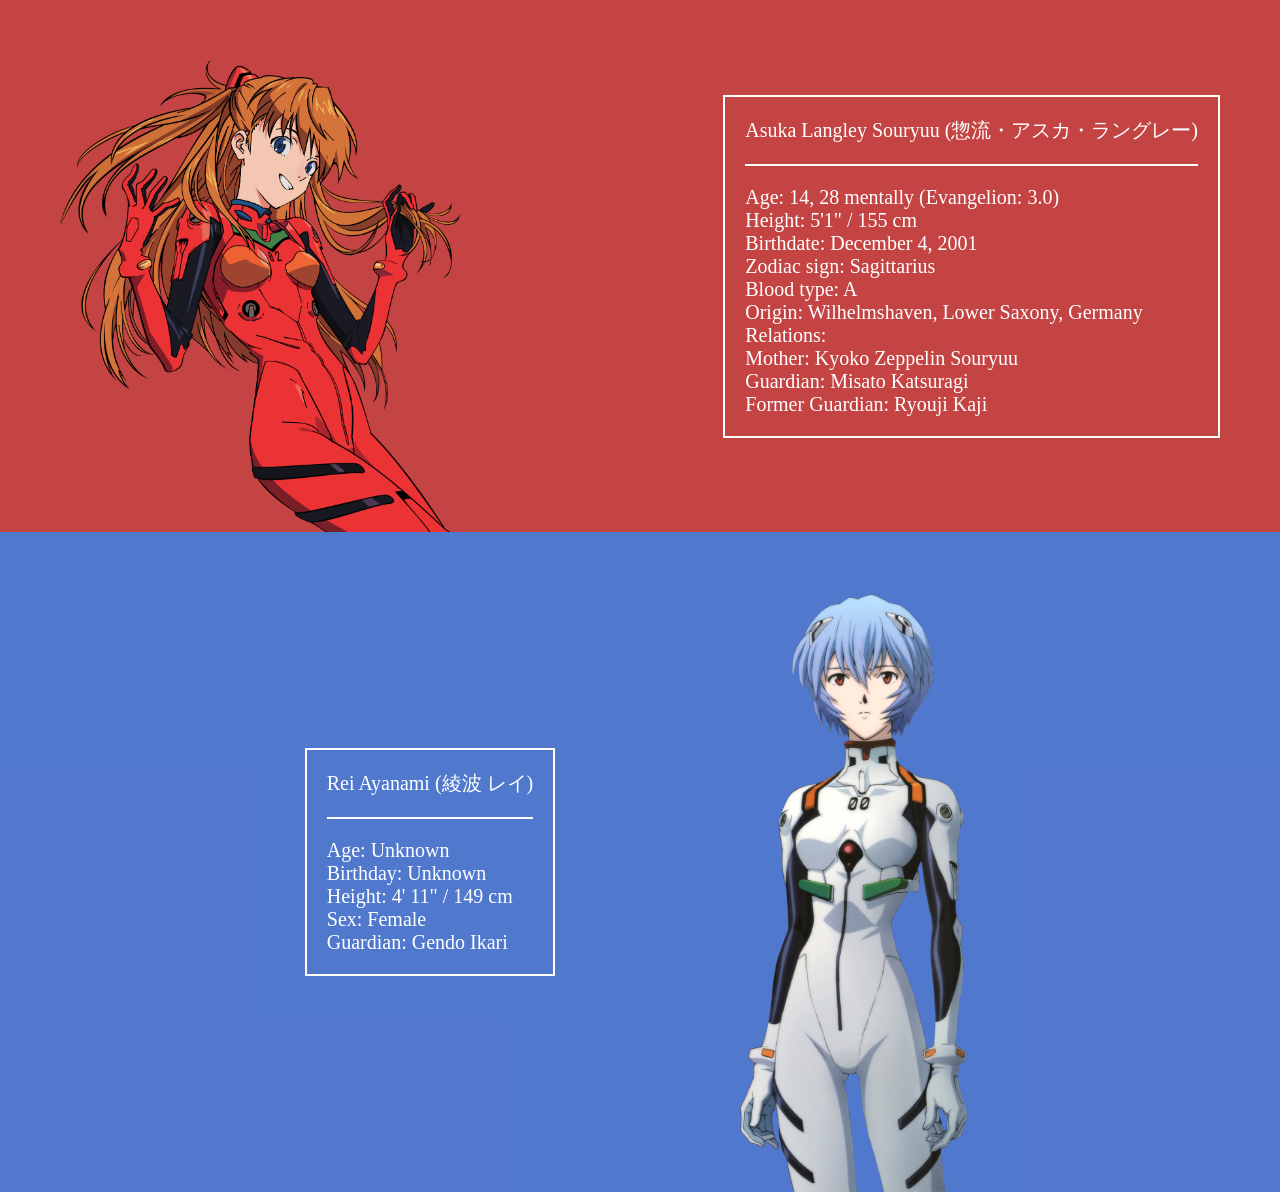
<file: CSS/Lab 1/index.html>
<!DOCTYPE html>
<html lang="en">
    <head>
        <link href="style.css" rel="stylesheet">
        <meta charset="UTF-8">
        <meta http-equiv="X-UA-Compatible" content="IE=edge">
        <meta name="viewport" content="width=device-width, initial-scale=1.0">
        <title>Lab 1</title>
    </head>
    <body>
        <div class="window">
            <div class="asuka">
                <div><img src="asuka.png"></div>
                <div class="description">
                    <div class="text">
                        Asuka Langley Souryuu (惣流・アスカ・ラングレー) <br>
                        <div><hr class="hr-line"></div>
                        Age: 14, 28 mentally (Evangelion: 3.0) <br>
                        Height: 5'1" / 155 cm <br>
                        Birthdate: December 4, 2001 <br>
                        Zodiac sign: Sagittarius <br>
                        Blood type: A <br>
                        Origin: Wilhelmshaven, Lower Saxony, Germany <br>
                        Relations: <br>
                        Mother: Kyoko Zeppelin Souryuu <br>
                        Guardian: Misato Katsuragi <br>
                        Former Guardian: Ryouji Kaji <br>
                    </div> 
                </div>
            </div>
            <div class="ayanami">
                <div class="description">
                    <div class="text">
                        Rei Ayanami (綾波 レイ) <br>
                        <div><hr class="hr-line"></div>
                        Age: Unknown <br>
                        Birthday: Unknown <br>
                        Height: 4' 11" / 149 cm <br>
                        Sex: Female <br>
                        Guardian: Gendo Ikari <br>
                    
                    </div>
                </div>
                <div class="bg"><img src="ayanami.png"></div>
            </div>
        </div>
    </body>
</html>
</file>
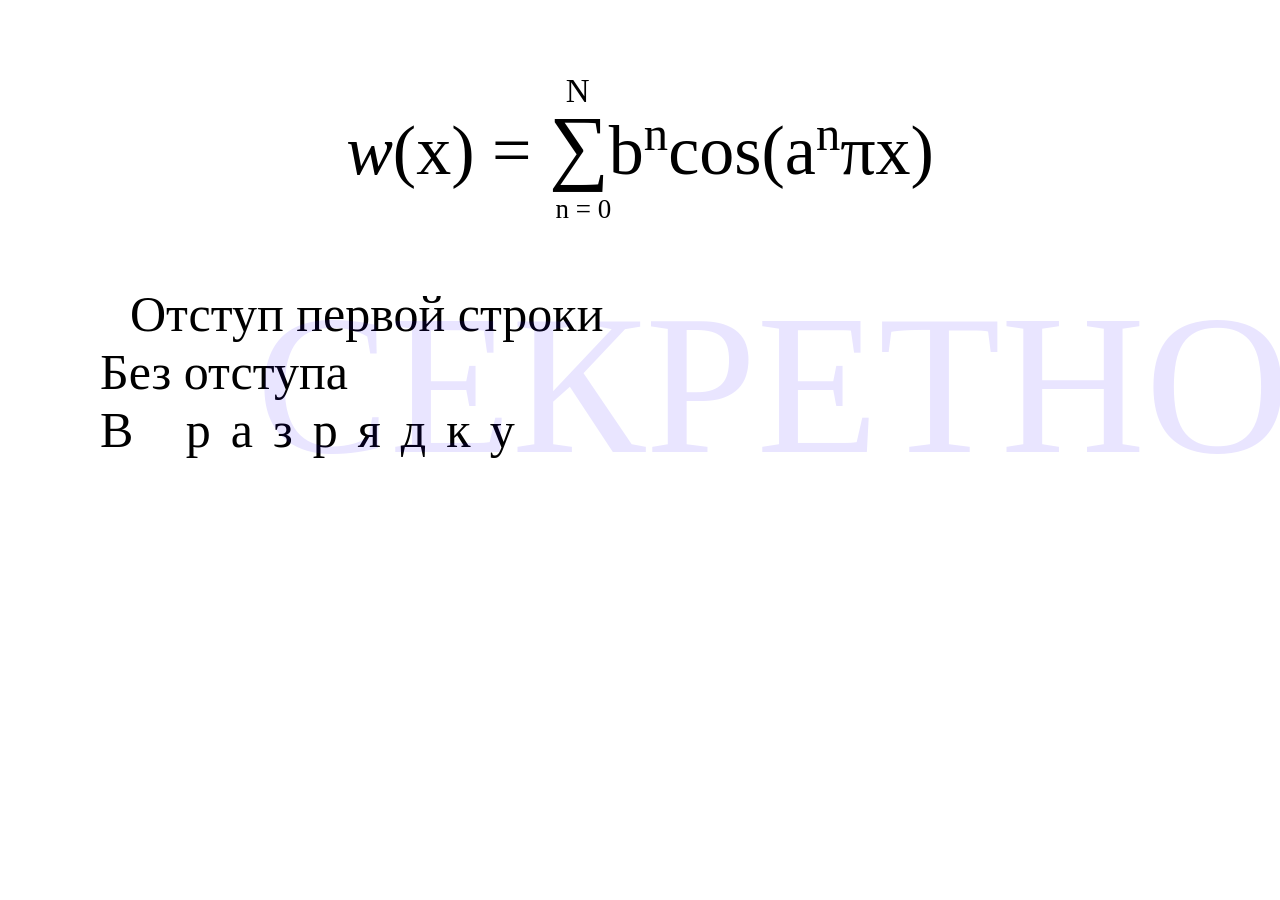
<file: CSS/Lab 3/index.html>
<!DOCTYPE html>
<html lang="en">
<head>
    <link href="style.css" rel="stylesheet">
    <meta charset="UTF-8">
    <meta http-equiv="X-UA-Compatible" content="IE=edge">
    <meta name="viewport" content="width=device-width, initial-scale=1.0">
    <title>Lab 3</title>
</head>
<body>
    <div style="position: relative; top: 73px; left: 44.2%; font-size: 33px; font-family: 'Times New Roman'">N</div>
    <div class="formula">
        <i>w</i>(x) = <big>&sum;</big>b<sup><small>n</small></sup>cos(a<sup><small>n</small></sup>&pi;x)
    </div>
    <div style="position: relative; top: -60px; left: 43.4%; font-size: 27px; font-family: 'Times New Roman'">n = 0</div>
    <div class="text" style="text-indent: 30px;">
    Отступ первой строки<br>
    Без отступа</div>
    <div class="text" style="letter-spacing: 20px;">В разрядку</div>
    <div id="watermark">СЕКРЕТНО</div>
</body>
</html>
</file>
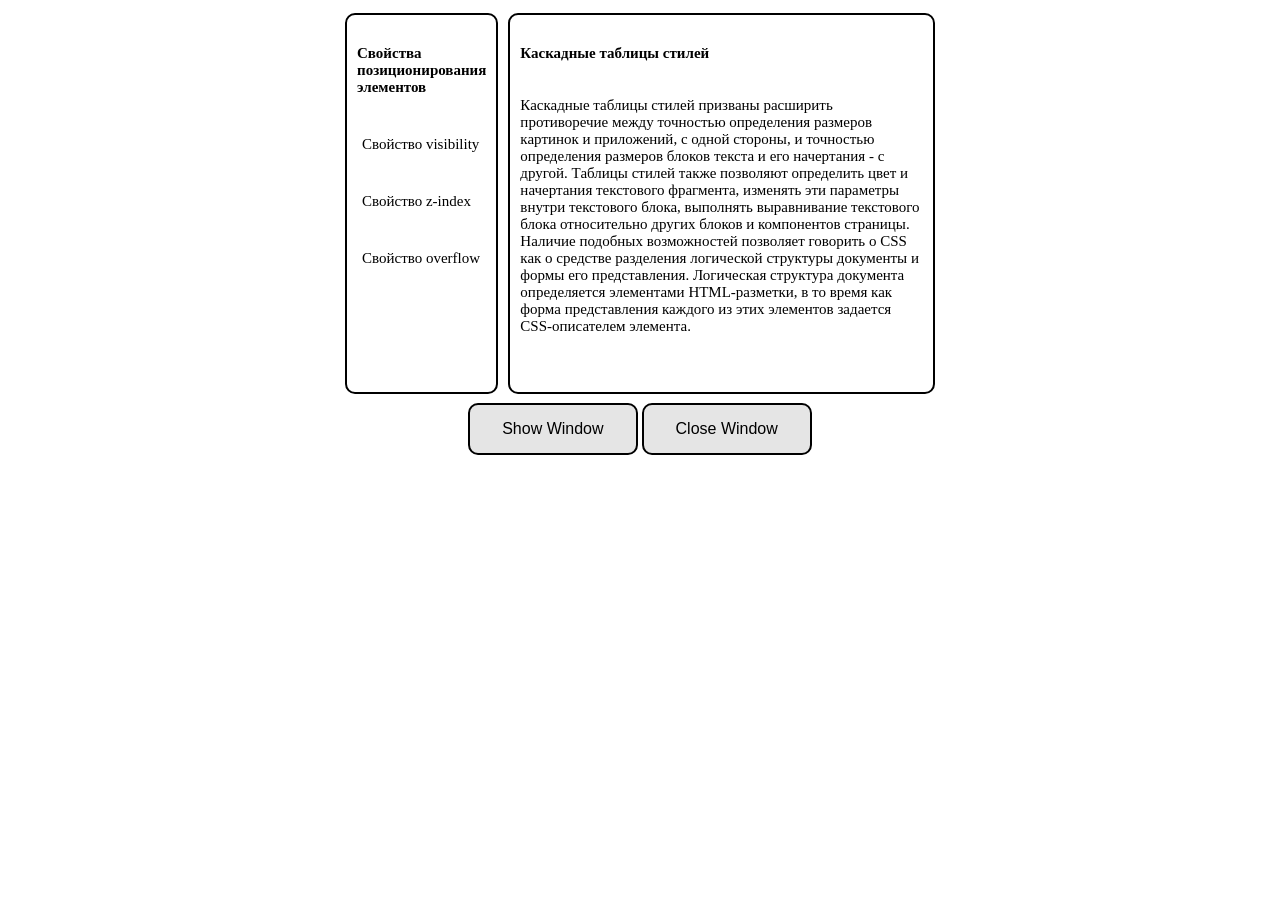
<file: CSS/Task 4/index.html>
<!DOCTYPE html>
<html lang="en">
<head>
    <meta charset="UTF-8">
    <meta http-equiv="X-UA-Compatible" content="IE=edge">
    <meta name="viewport" content="width=device-width, initial-scale=1.0">
    <link rel="stylesheet" href="style.css">
    <title>Task 4</title>
</head>
<body>
    <div class="wrapper" id="wrapper">
        <div class="cols">
            <div class="col left">
                <h4>Свойства позиционирования элементов</h4>
                <div class="text">Свойство visibility</div>
                <div class="text">Свойство z-index</div>
                <div class="text">Свойство overflow</div>
            </div>
            <div class="col right" id="right">
                <div class="row"><h4>Каскадные таблицы стилей</h4></div>
                <div class="row bottom">
                    <p>
                        Каскадные таблицы стилей призваны расширить противоречие между
                        точностью определения размеров картинок и приложений, с одной стороны,
                        и точностью определения размеров блоков текста и его начертания - с
                        другой.
                        Таблицы стилей также позволяют определить цвет и начертания текстового
                        фрагмента, изменять эти параметры внутри текстового блока, выполнять
                        выравнивание текстового блока относительно других блоков и компонентов
                        страницы.
                        Наличие подобных возможностей позволяет говорить о CSS как о средстве
                        разделения логической структуры документы и формы его представления.
                        Логическая структура документа определяется элементами HTML-разметки,
                        в то время как форма представления каждого из этих элементов задается
                        CSS-описателем элемента.
                    </p>
                </div>
            </div>
        </div>
    </div>
    <div class="buttons">
        <button class="button" onclick="manifest()">Show Window</button>
        <button class="button" onclick="hide()">Close Window</button>
    </div>
    <script src="script.js"></script>
</body>
</html>
</file>
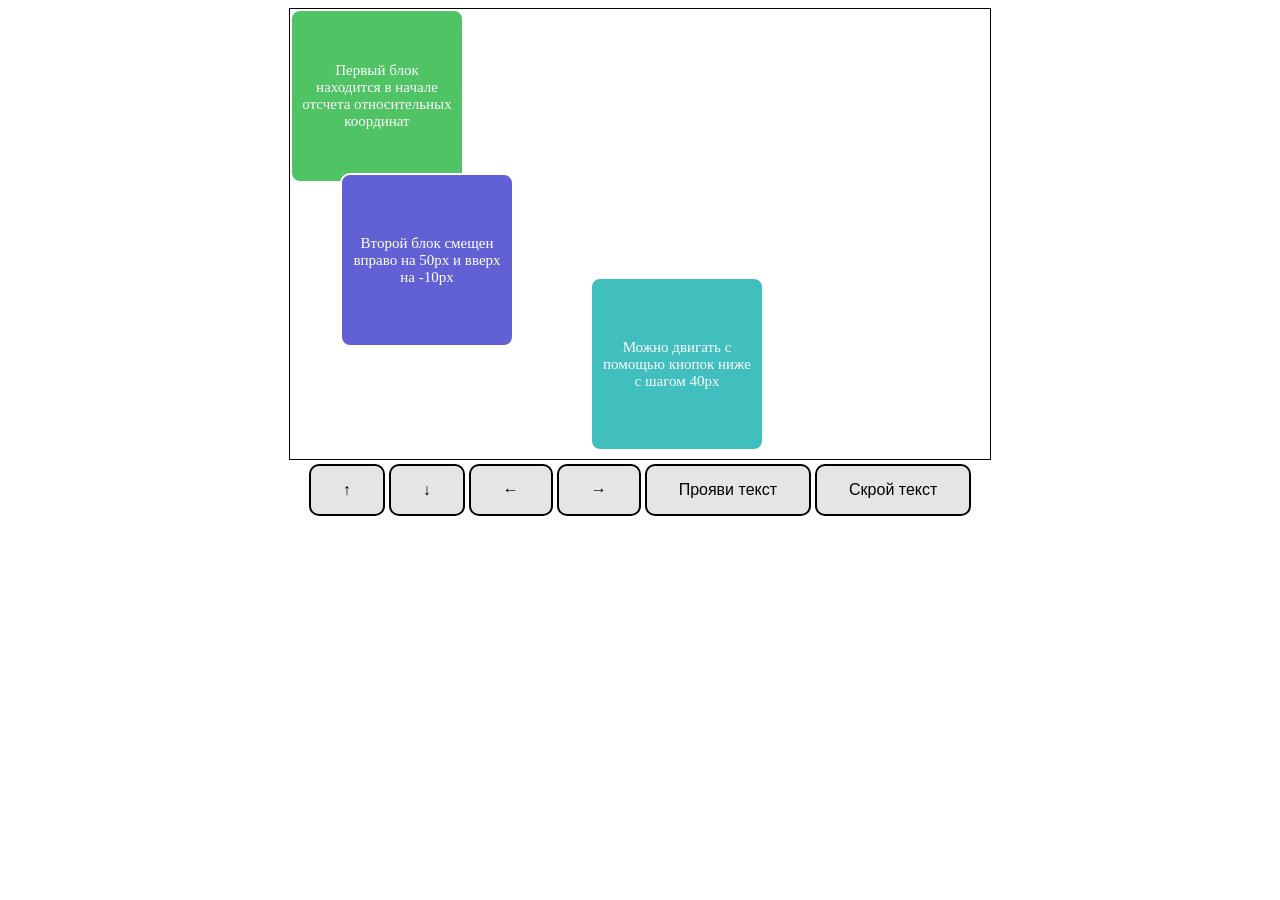
<file: CSS/Task 5/index.html>
<!DOCTYPE html>
<html lang="en">
<head>
    <meta charset="UTF-8">
    <meta http-equiv="X-UA-Compatible" content="IE=edge">
    <meta name="viewport" content="width=device-width, initial-scale=1.0">
    <link rel="stylesheet" href="style.css">
    <title>Task 5</title>
</head>
<body>
    <div class="wrapper">
        <div class="block first">Первый блок находится в начале отсчета относительных координат</div>
        <div class="block second">Второй блок смещен вправо на 50px и вверх на -10px</div>
        <div class="block third" id="block">Можно двигать с помощью кнопок ниже с шагом 40px</div>
    </div>
    <div class="buttons">
        <button class="button" onclick="toTop()">↑</button>
        <button class="button" onclick="toBottom()">↓</button>
        <button class="button" onclick="toLeft()">←</button>
        <button class="button" onclick="toRight()">→</button>
        <button class="button" onclick="showText()">Прояви текст</button>
        <button class="button" onclick="hiddenText()">Скрой текст</button>
    </div>
    <div id="text">ТЕКСТ ТЕКСТ ТЕКСТ ТЕКСТ ТЕКСТ ТЕКСТ</div>
    <script src="script.js"></script>
</body>
</html>
</file>
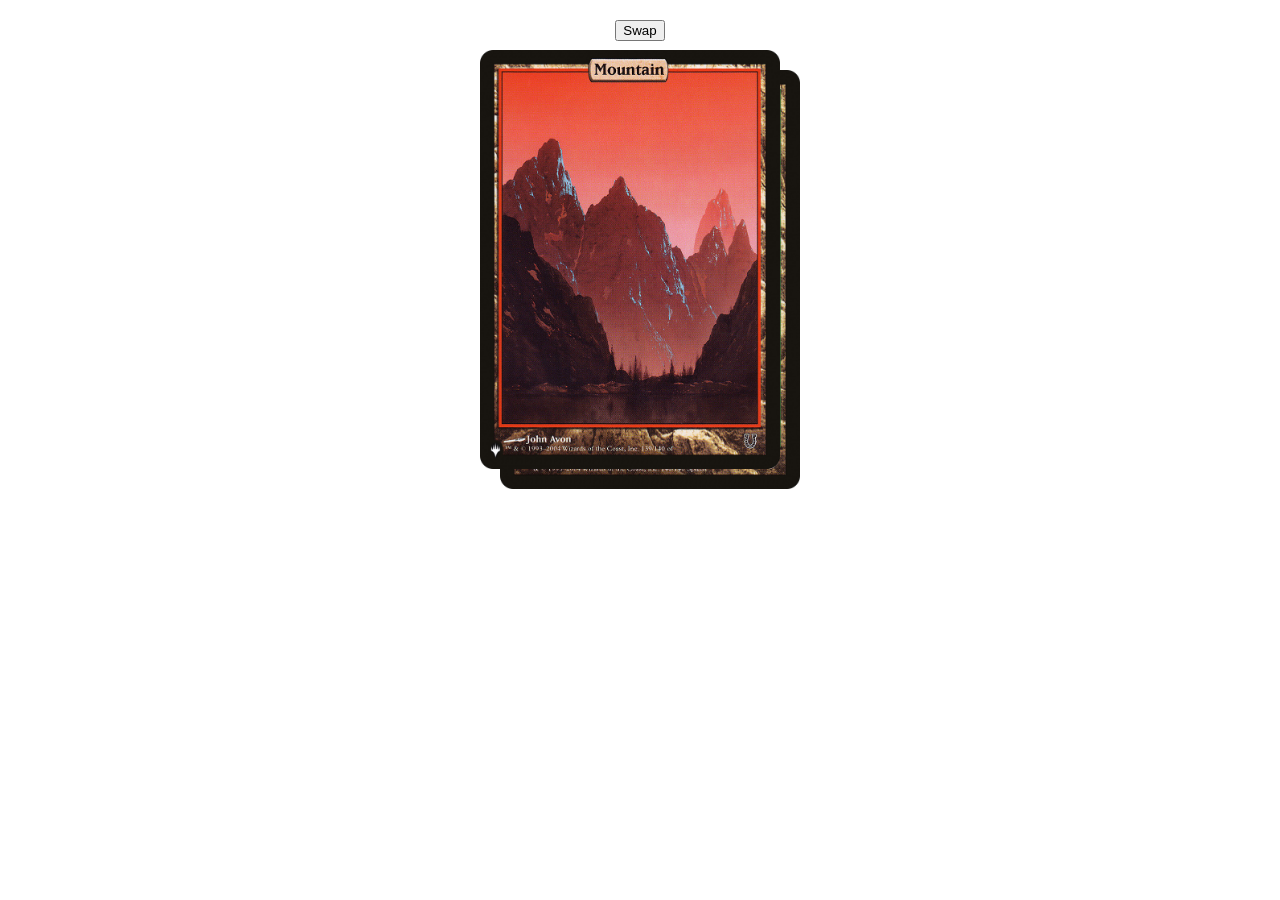
<file: CSS/Task 7/index.html>
<!DOCTYPE html>
<html lang="en">
<head>
    <link href="style.css" rel="stylesheet">
    <meta charset="UTF-8">
    <meta http-equiv="X-UA-Compatible" content="IE=edge">
    <meta name="viewport" content="width=device-width, initial-scale=1.0">
    <title>Task 7</title>
</head>
<body>
    <img src="pictures/mountain.png" width="300px" style="position: absolute; top: 50px; left: 480px; z-index: 1" id="mount">
    <img src="pictures/forest.png" width="300px" style="position: absolute; top: 70px; left: 500px; z-index: -1" id="forest">
    <form name="f">
        <input type="button" value="Swap" onclick="swap()">
    </form>
    <script src="script.js">
    </script>
</body>
</html>
</file>
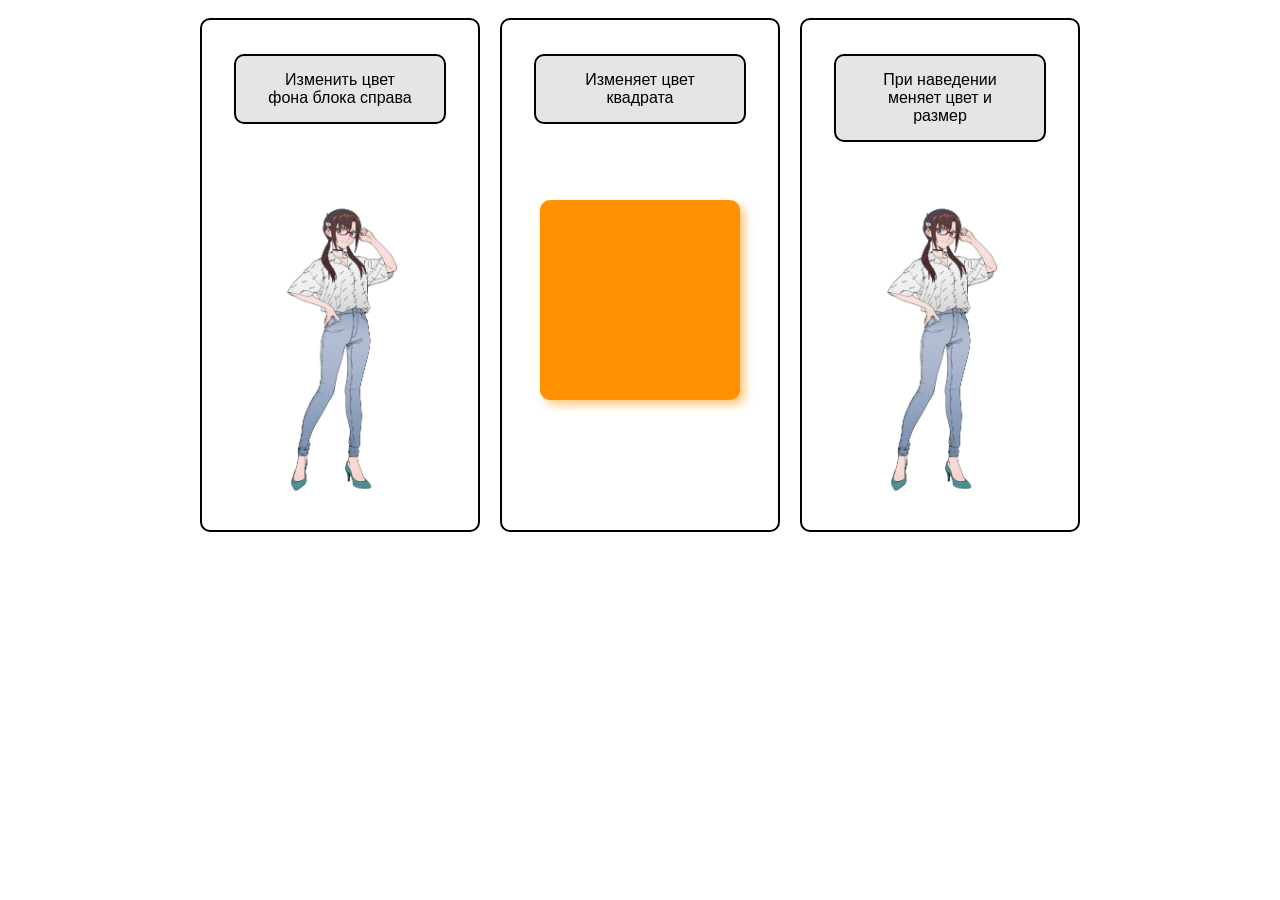
<file: CSS/Task 8/index.html>
<!DOCTYPE html>
<html lang="en">
<head>
    <meta charset="UTF-8">
    <meta http-equiv="X-UA-Compatible" content="IE=edge">
    <meta name="viewport" content="width=device-width, initial-scale=1.0">
    <title>Task 8</title>
    <link rel="stylesheet" href="style.css">
</head>
<body onload="manageBlur()">
    <div class="wrapper">
        <div class="col">
            <button class="button" onclick="changeBG()">Изменить цвет фона блока справа</button>
            <img id='naruto' src="pictures/mari.png">
        </div>
        <div class="col" id="col">
            <button class="button" onclick="next()" id="second">Изменяет цвет квадрата</button>
            <div class="block" id="block"></div>
        </div>
        <div class="col">
            <button class="button mutable" onclick="manageBlur()">При наведении меняет цвет и размер</button>
            <img id='target' src="pictures/mari.png" class="movable">
        </div>  
    </div>
    <script src="script.js"></script>
</body>
</html>
</file>
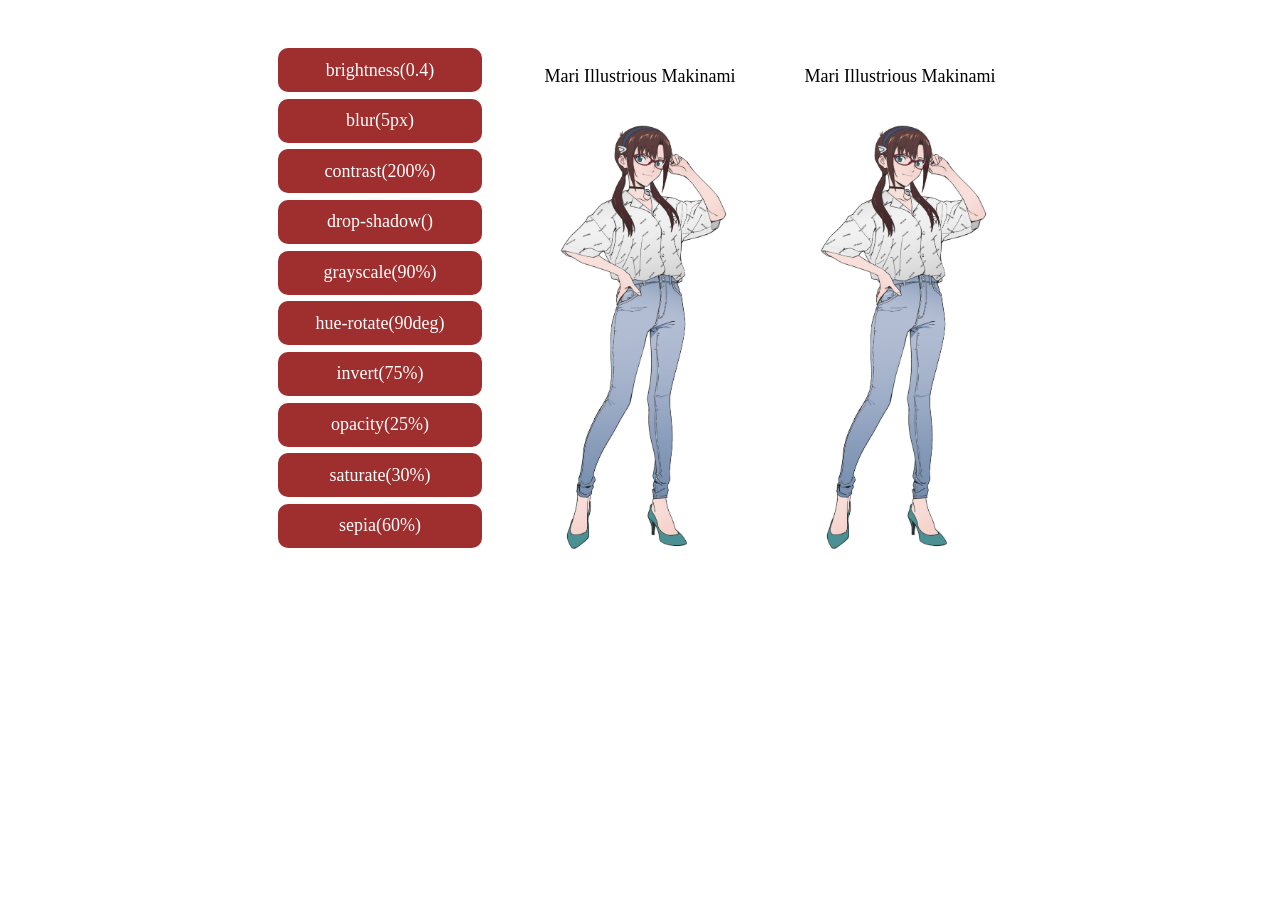
<file: CSS/Task 9/index.html>
<!DOCTYPE html>
<html lang="en">
<head>
    <link href="style.css" rel="stylesheet">
    <meta charset="UTF-8">
    <meta http-equiv="X-UA-Compatible" content="IE=edge">
    <meta name="viewport" content="width=device-width, initial-scale=1.0">
    <title>Task 9</title>
</head>
<body>
    <div class="wrapper">
        <div class="col">
            <div class="button" onclick="choose(0)" id="0">brightness(0.4)</div>
            <div class="button" onclick="choose(1)" id="1">blur(5px)</div>
            <div class="button" onclick="choose(2)" id="2">contrast(200%)</div>
            <div class="button" onclick="choose(3)" id="3">drop-shadow()</div>
            <div class="button" onclick="choose(4)" id="4">grayscale(90%)</div>
            <div class="button" onclick="choose(5)" id="5">hue-rotate(90deg)</div>
            <div class="button" onclick="choose(6)" id="6">invert(75%)</div>
            <div class="button" onclick="choose(7)" id="7">opacity(25%)</div>
            <div class="button" onclick="choose(8)" id="8">saturate(30%)</div>
            <div class="button" onclick="choose(9)" id="9">sepia(60%)</div>
        </div>
        <div class="col"><p>Mari Illustrious Makinami</p><img src="pictures/mari.png"></div>
        <div class="col" id="target"><p>Mari Illustrious Makinami</p><img src="pictures/mari.png"></div>
    </div>
    <script src="script.js">
    </script>
</body>
</html>
</file>
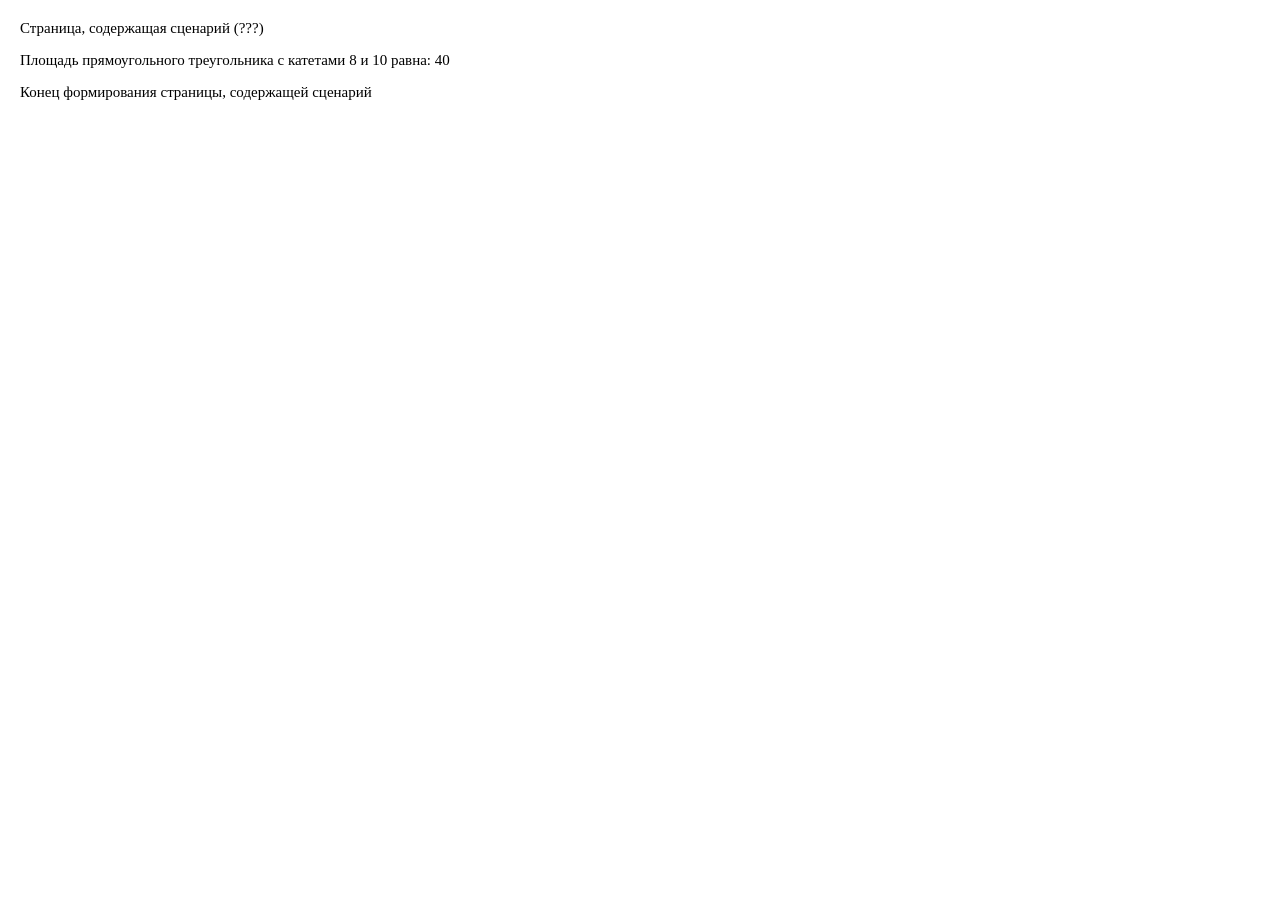
<file: JavaScript/01/1.01/index.html>
<!DOCTYPE html>
<html lang="en">
<head>
    <link href="style.css" rel="stylesheet">
    <meta charset="UTF-8">
    <meta http-equiv="X-UA-Compatible" content="IE=edge">
    <meta name="viewport" content="width=device-width, initial-scale=1.0">
    <title>1.1</title>
</head>
<body>
    <p>Страница, содержащая сценарий (???)</p>
    <script src="script.js"></script>
    <p>Конец формирования страницы, содержащей сценарий</p>
</body>
</html>
</file>
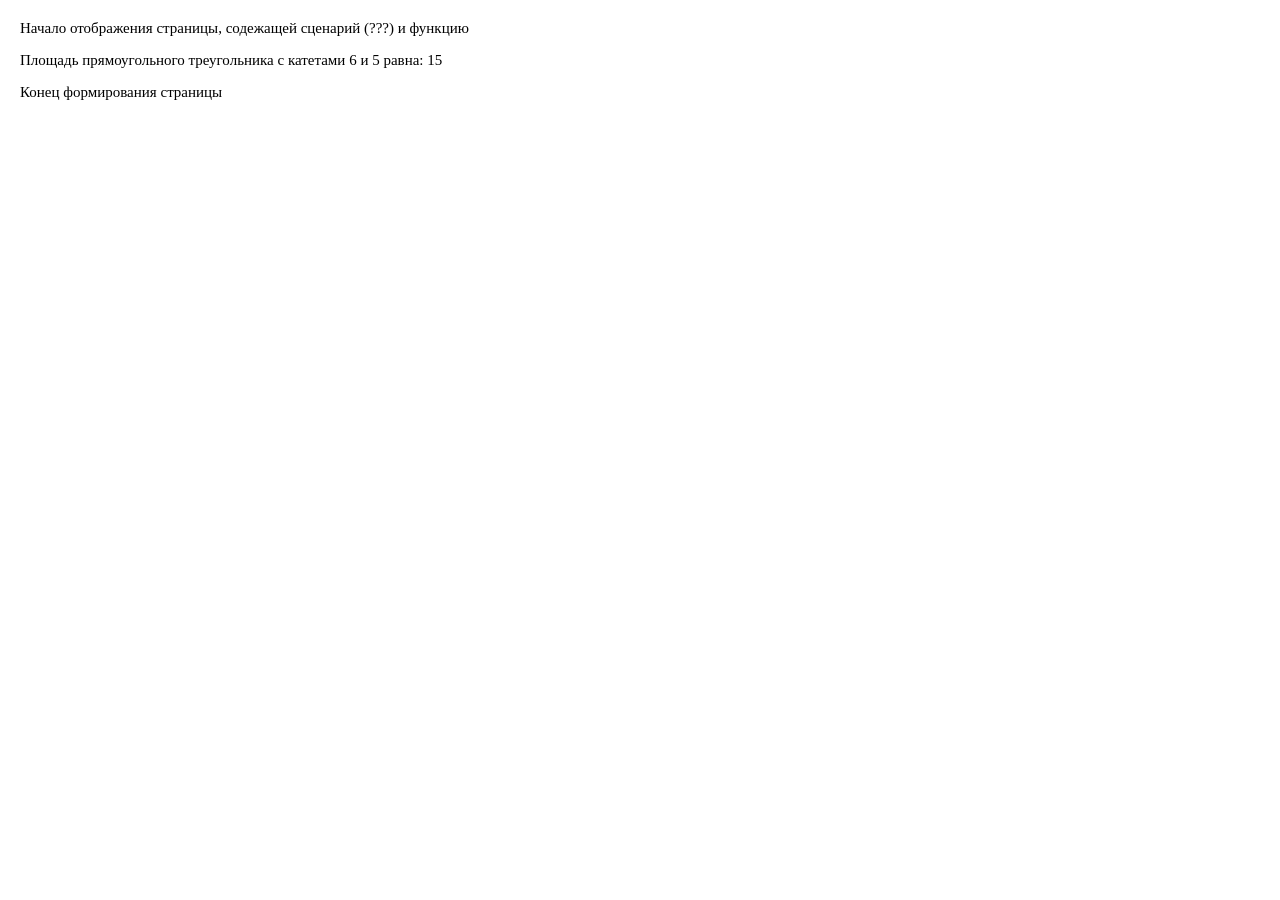
<file: JavaScript/01/1.02/index.html>
<!DOCTYPE html>
<html lang="en">
<head>
    <link href="style.css" rel="stylesheet">
    <meta charset="UTF-8">
    <meta http-equiv="X-UA-Compatible" content="IE=edge">
    <meta name="viewport" content="width=device-width, initial-scale=1.0">
    <title>1.2</title>
    <script>
        function care(a, h) { return a * h / 2; }
    </script>
</head>
<body>
    <p>Начало отображения страницы, содежащей сценарий (???) и функцию</p>
    <script src="script.js"></script>
    <p>Конец формирования страницы</p>
</body>
</html>
</file>
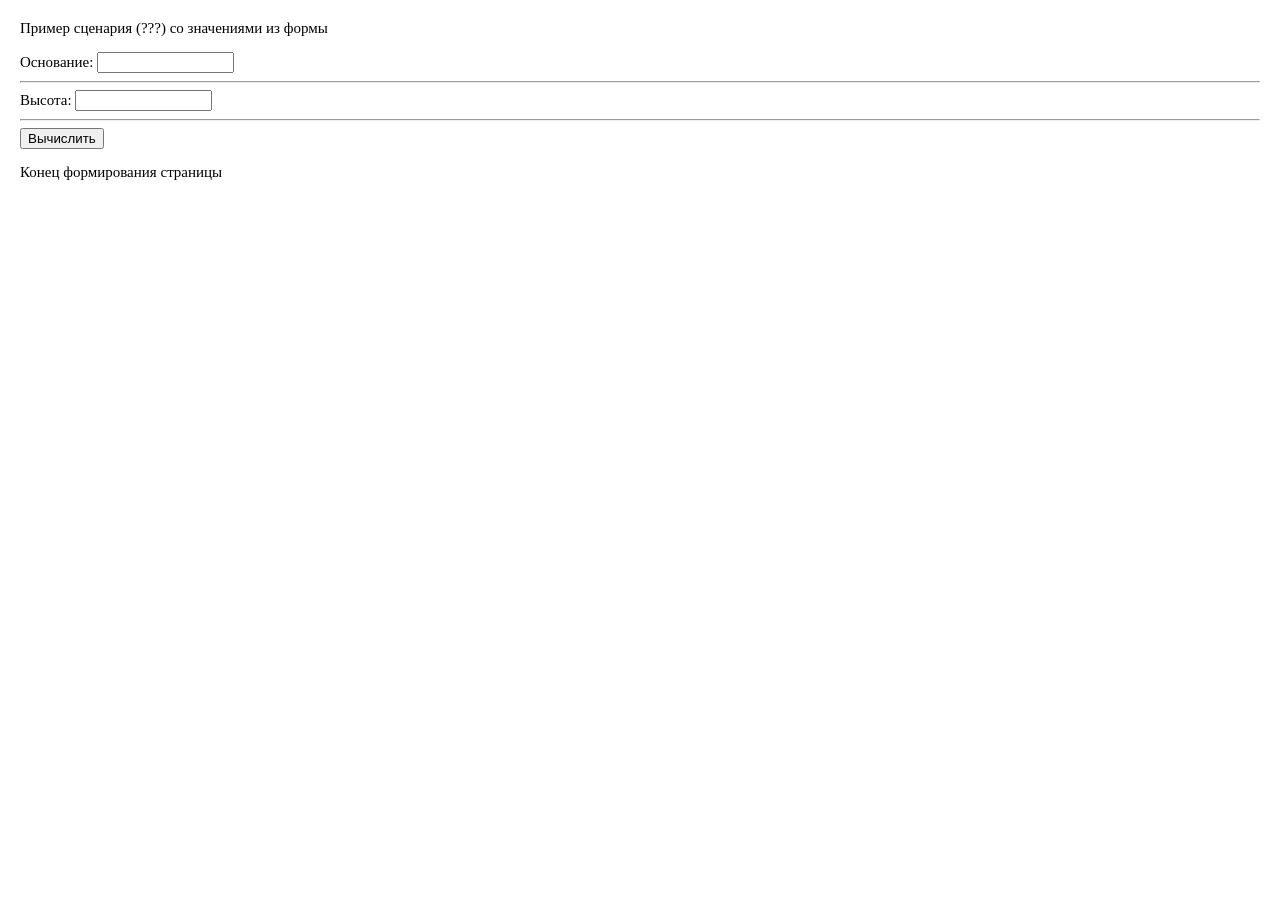
<file: JavaScript/01/1.03/index.html>
<!DOCTYPE html>
<html lang="en">
<head>
    <link href="style.css" rel="stylesheet">
    <meta charset="UTF-8">
    <meta http-equiv="X-UA-Compatible" content="IE=edge">
    <meta name="viewport" content="width=device-width, initial-scale=1.0">
    <title>1.3</title>
</head>
<body>
    <p>Пример сценария (???) со значениями из формы</p>
    <form name="f">
        Основание: <input type="text" size="15" name="input1"><hr>
        Высота: <input type="text" size="15" name="input2"><hr>
        <input type="button" value="Вычислить" onclick="calculateCare()">
    </form>
    <div id="box"></div>
    <p>Конец формирования страницы</p>
    <script src="script.js">
    </script>
</body>
</html>
</file>
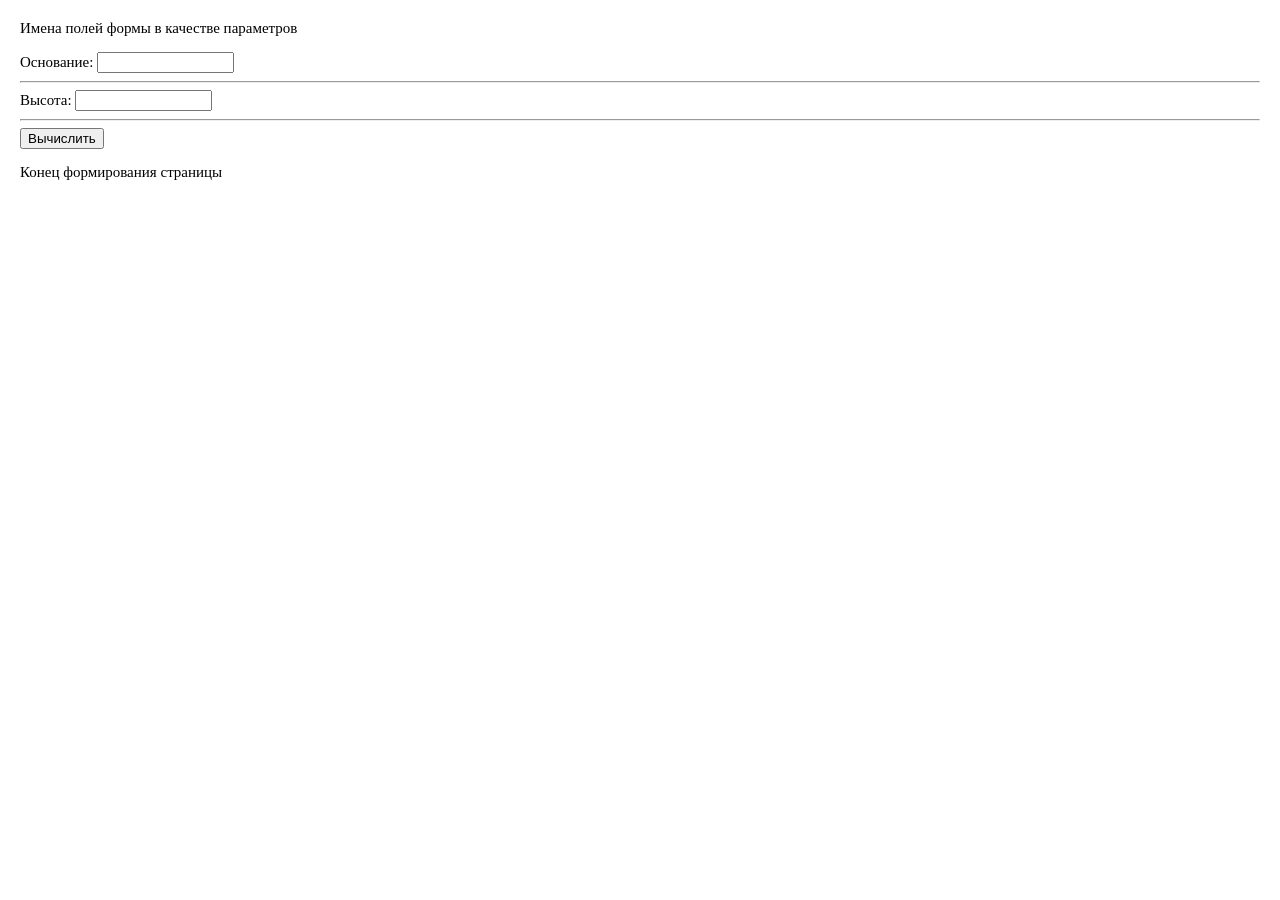
<file: JavaScript/01/1.04/index.html>
<!DOCTYPE html>
<html lang="en">
<head>
    <link href="style.css" rel="stylesheet">
    <meta charset="UTF-8">
    <meta http-equiv="X-UA-Compatible" content="IE=edge">
    <meta name="viewport" content="width=device-width, initial-scale=1.0">
    <title>1.4</title>
</head>
<body>
    <p>Имена полей формы в качестве параметров</p>
    <form name="f">
        Основание: <input type="text" size="15" name="input1"><hr>
        Высота: <input type="text" size="15" name="input2"><hr>
        <input type="button" value="Вычислить" onclick="calculateCare()">
    </form>
    <div id="box"></div>
    <p>Конец формирования страницы</p>
    <script src="script.js">
    </script>
</body>
</html>
</file>
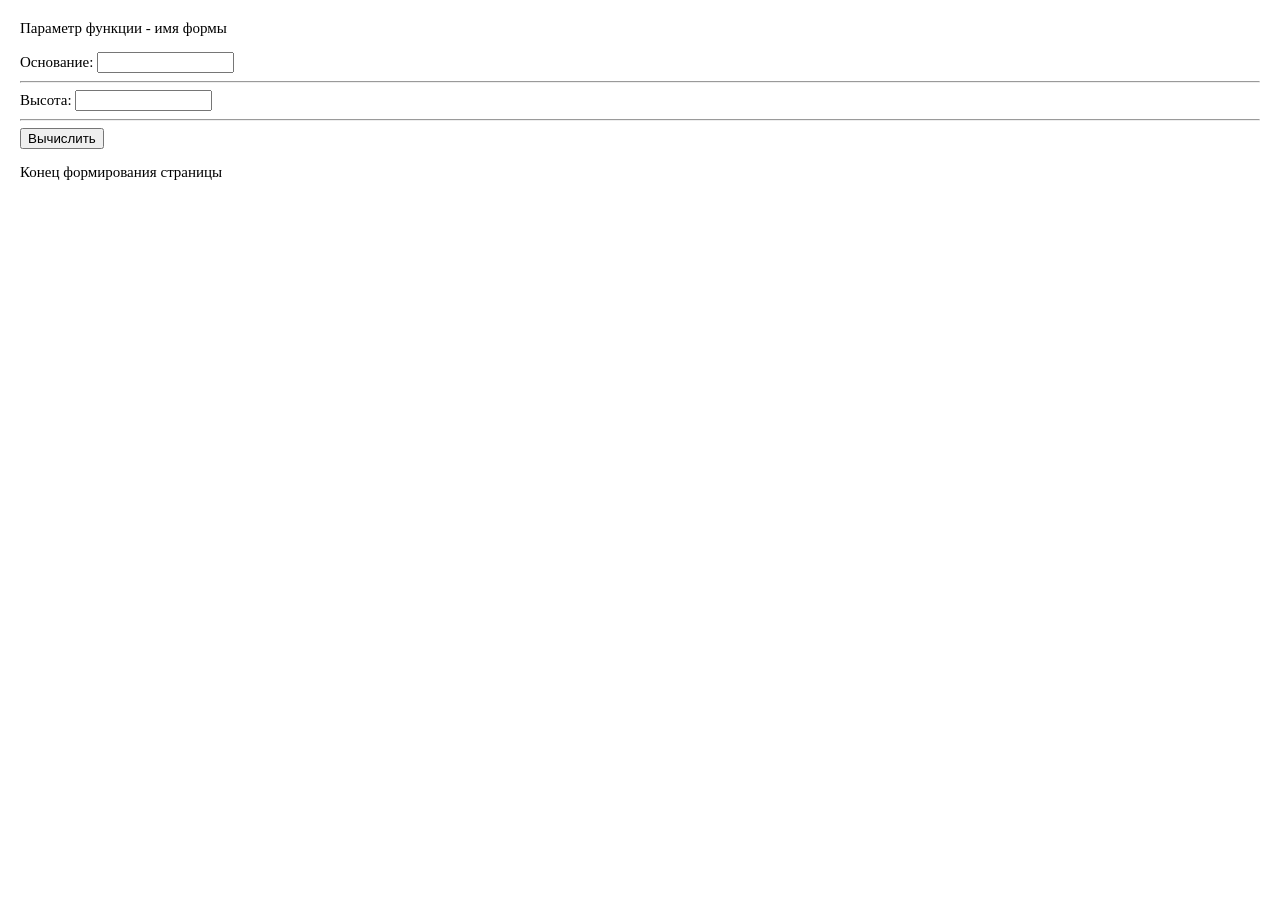
<file: JavaScript/01/1.05/index.html>
<!DOCTYPE html>
<html lang="en">
<head>
    <link href="style.css" rel="stylesheet">
    <meta charset="UTF-8">
    <meta http-equiv="X-UA-Compatible" content="IE=edge">
    <meta name="viewport" content="width=device-width, initial-scale=1.0">
    <title>1.5</title>
</head>
<body>
    <p>Параметр функции - имя формы</p>
    <form name="f">
        Основание: <input type="text" size="15" name="input1"><hr>
        Высота: <input type="text" size="15" name="input2"><hr>
        <input type="button" value="Вычислить" onclick="calculateCare()">
    </form>
    <div id="box"></div>
    <p>Конец формирования страницы</p>
    <script src="script.js">
    </script>
</body>
</html>
</file>
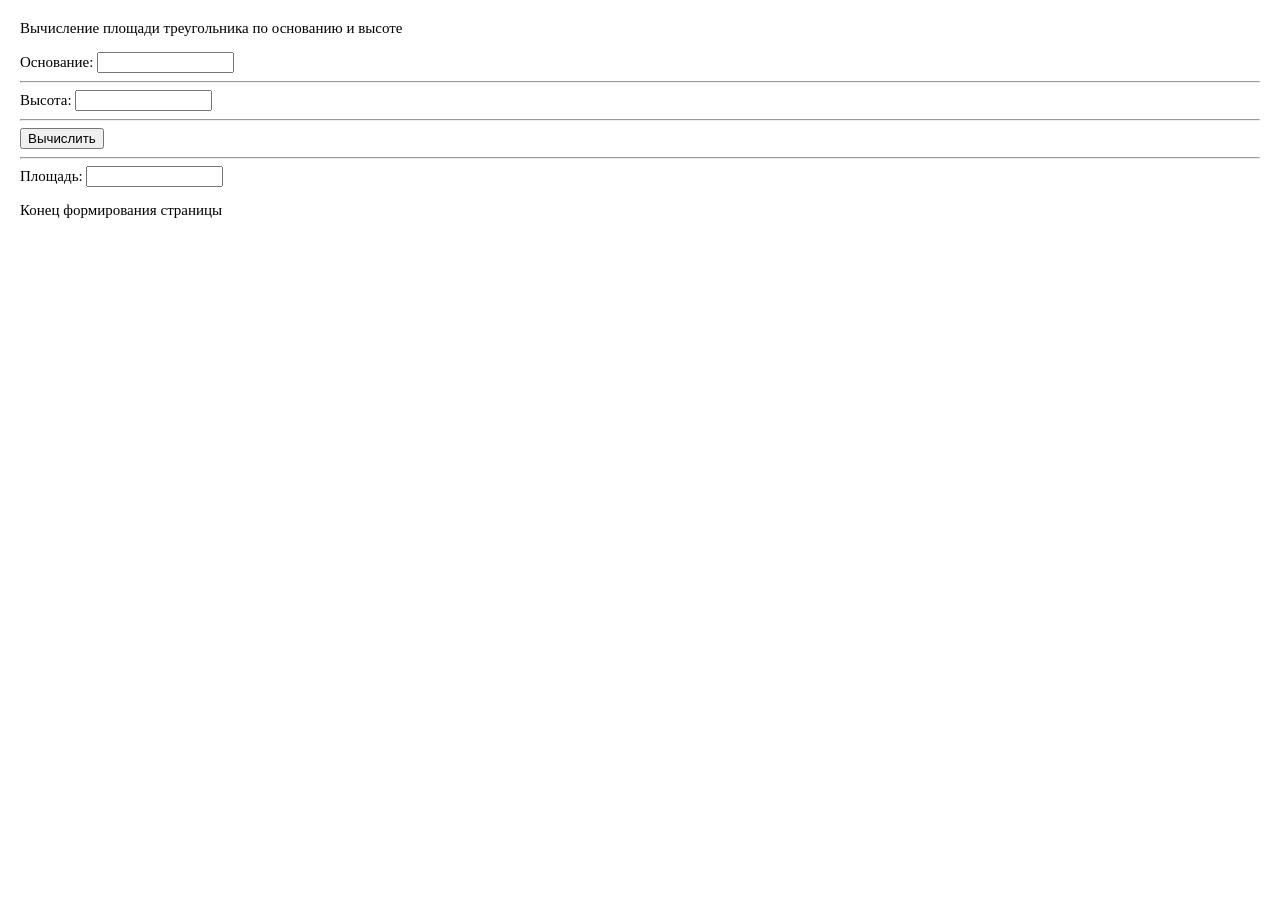
<file: JavaScript/01/1.06/index.html>
<!DOCTYPE html>
<html lang="en">
<head>
    <link href="style.css" rel="stylesheet">
    <meta charset="UTF-8">
    <meta http-equiv="X-UA-Compatible" content="IE=edge">
    <meta name="viewport" content="width=device-width, initial-scale=1.0">
    <title>1.6</title>
</head>
<body>
    <p>Вычисление площади треугольника по основанию и высоте</p>
    <form name="f">
        Основание: <input type="text" size="15" name="input1"><hr>
        Высота: <input type="text" size="15" name="input2"><hr>
        <input type="button" value="Вычислить" onclick="f.res.value=(f.input1.value * f.input2.value) / 2"><hr>
        Площадь: <input type="text" size="15" name="res">
    </form>
    <p>Конец формирования страницы</p>
    </script>
</body>
</html>
</file>
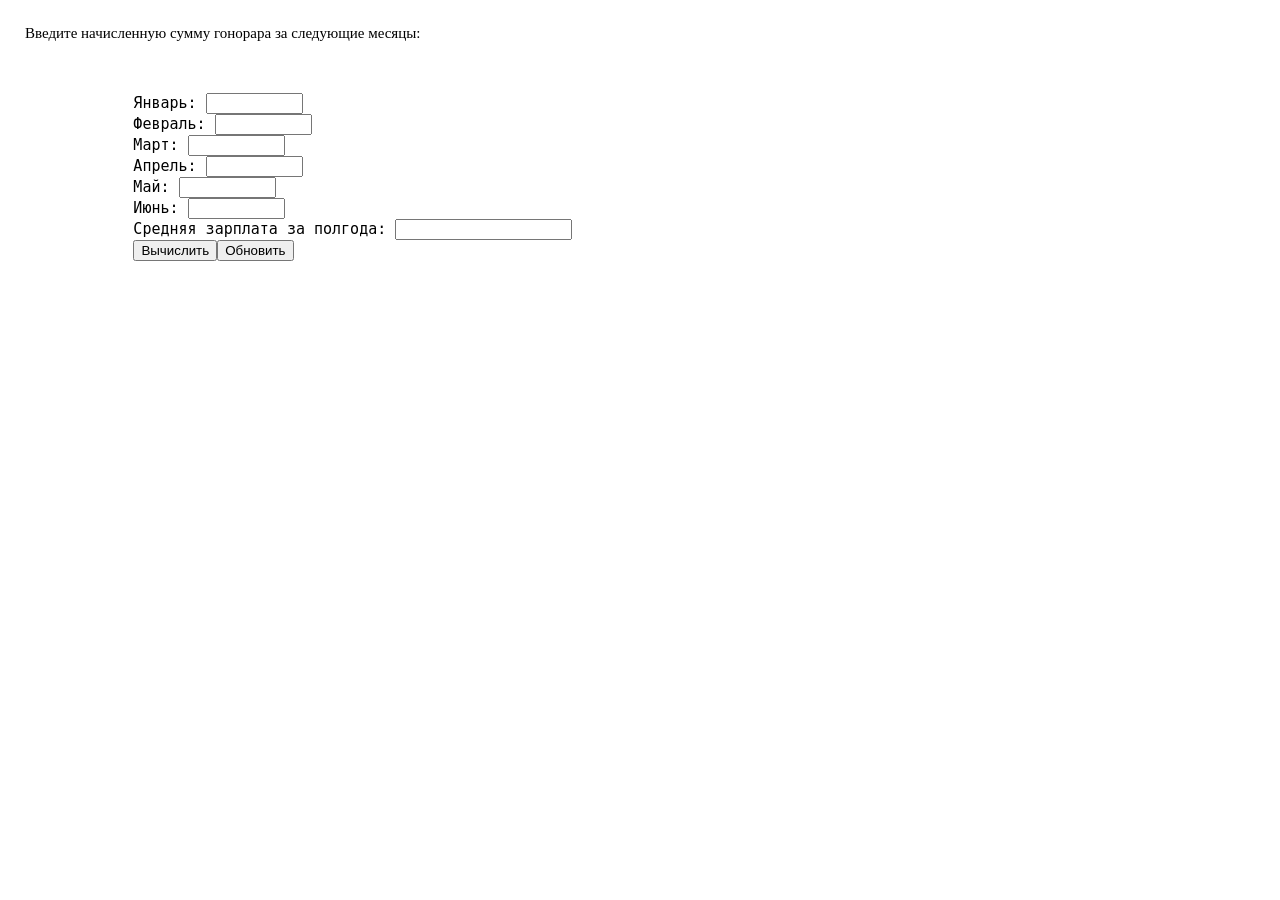
<file: JavaScript/01/1.07/index.html>
<!DOCTYPE html>
<html lang="en">
<head>
    <link href="style.css" rel="stylesheet">
    <meta charset="UTF-8">
    <meta http-equiv="X-UA-Compatible" content="IE=edge">
    <meta name="viewport" content="width=device-width, initial-scale=1.0">
    <title>1.7</title>
</head>
<body>
    Введите начисленную сумму гонорара за следующие месяцы:
    <pre>
        <form name="f">
            Январь: <input type="text" size="10px" name="num1">
            Февраль: <input type="text" size="10px" name="num2">
            Март: <input type="text" size="10px" name="num3">
            Апрель: <input type="text" size="10px" name="num4">
            Май: <input type="text" size="10px" name="num5">
            Июнь: <input type="text" size="10px" name="num6">
            Средняя зарплата за полгода: <input type="text" name="res">
            <input type="button" value="Вычислить" onclick="val(f)"><input type="reset" value="Обновить">
        </form>
    </pre>
    <script src="script.js">
    </script>
</body>
</html>
</file>
<file: CSS/Lab 1/style.css>
body
{
    margin: 0 auto;
    padding: 0px;
}
.window
{
    margin: 0;
    padding: 0px;
    display: flex;
    flex-direction: column;
}
.asuka
{
    padding: 0px;
    display: flex;
    flex-direction: row;
    align-items: center;
    justify-content: space-between;
    background-color: rgb(196, 68, 68);
}
.ayanami
{
    padding: 0px;
    display: flex;
    flex-direction: row;
    align-items: center;
    justify-content: center;
    background-color: rgba(65, 108, 201, 0.918);
}
.asuka img
{
    width: 400px;
    margin: 60px;
    margin-bottom: -4px;
}
.ayanami img
{
    width: 300px;
    margin: 60px;
    margin-bottom: -4px;
}
.description
{
    display: flex;
    flex-direction: column;
    justify-content: center;
    align-items: center;
}
.text
{
    border: 2px solid white;
    padding: 20px;
    margin: 60px;
    color: white;
    font-size: 20px;
    font-family: 'Segoe UI';
}
.hr-line
{
	margin: 20px 0;
	padding: 0;
	height: 0;
	border: none;
	border-top: 2px solid white;
}
</file>
<file: CSS/Lab 3/style.css>
body
{
    margin: 0 auto;
}
.formula
{
    text-align: center;
    font-family: 'Times New Roman';
    font-size: 70px;
    padding: 60px;
}
.text
{
    text-align: left;
    font-family: 'Times New Roman';
    font-size: 50px;
    margin-left: 100px;
    margin-right: 100px;
}
#watermark
{
    position: fixed;
    z-index: 1;
    font-family: Impact;
    font-size: 200px;
    opacity: 0.1;
    color: rgb(47, 0, 255);
    top: 30%;
    left: 20%;
}
</file>
<file: CSS/Task 4/style.css>
body
{
    display: flex;
    flex-direction: column;
    align-items: center;
    font-family: Verdana;
    font-size: 15px;
}
.wrapper
{
    display: flex;
    flex-direction: column;
    align-items: center;
    justify-content: center;
    width: 600px;
}
.buttons
{
    display: flex;
    flex-direction: row;
    align-items: center;
    justify-content: center;
}
.cols
{
    display: flex;
    flex-direction: row;
}
.col
{
    margin: 5px;
    display: flex;
    flex-direction: column;
    border: 2px solid rgb(0, 0, 0);
    border-radius: 10px;
    padding: 10px;
}
.row
{
    display: flex;
    flex-direction: column;
}
.col.left
{
    visibility: visible;
    z-index: 99;
}
.row.bottom
{
    height: 300px;
    overflow-y: scroll;
}
.text
{
    padding: 5px;
    padding-top: 20px;
    padding-bottom: 20px;
}
.button
{
    background-color: rgb(229, 229, 229);
    border: 2px solid rgb(0, 0, 0);
    border-radius: 10px;
    color: rgb(0, 0, 0);
    padding: 15px 32px;
    text-align: center;
    text-decoration: none;
    display: inline-block;
    font-size: 16px;
    margin: 4px 2px;
    cursor: pointer;
    -webkit-transition-duration: 0.6s;
    transition-duration: 0.6s;
}
.button:hover
{
    background-color: rgb(186, 186, 186);
}
</file>
<file: CSS/Task 5/style.css>
body
{
    display: flex;
    flex-direction: column;
    align-items: center;
    font-family: Verdana;
    font-size: 15px;
}
.wrapper
{
    
    border: 1px solid rgb(0, 0, 0);
    height: 450px;
    width: 700px;
}
.buttons
{
    display: flex;
    flex-direction: row;
    align-items: center;
    justify-content: center;
}
.block
{
    height: 150px;
    width: 150px;
    display: flex;
    border: 2px solid white;
    color: white;
    justify-content: center;
    align-items: center;
    border-radius: 10px;
    padding: 10px;
    text-align: center;
}
.block.first
{
    position: relative;
    top: 0;
    left: 0;
    background-color: rgb(80, 195, 101);
}
.block.second
{
    position: relative;
    left: 50px;
    top: -10px;
    background-color: rgb(97, 97, 213);
}
.block.third
{
    position: relative;
    left: 300px;
    top: -80px;
    z-index: 99;
    background-color: rgb(65, 191, 191);
}
#text
{
    visibility: hidden;
}
.button
{
    background-color: rgb(229, 229, 229);
    border: 2px solid rgb(0, 0, 0);
    border-radius: 10px;
    color: rgb(0, 0, 0);
    padding: 15px 32px;
    text-align: center;
    text-decoration: none;
    display: inline-block;
    font-size: 16px;
    margin: 4px 2px;
    cursor: pointer;
    -webkit-transition-duration: 0.6s;
    transition-duration: 0.6s;
}
.button:hover
{
    background-color: rgb(186, 186, 186);
}
</file>
<file: CSS/Task 7/style.css>
body
{
    margin: 20px;
    display: flex;
    justify-content: center;
    font-family: Verdana;
    font-size: 15px;
}
</file>
<file: CSS/Task 8/style.css>
body
{
    display: flex;
    flex-direction: column;
    align-items: center;
    font-family: Verdana;
    font-size: 15px;
}
.wrapper
{
    display: flex;
    width: 900px;
    flex-direction: row;
    justify-content: center;
}
.col
{
    width: 300px;
    height: 450px;
    padding: 30px;
    border: 2px solid rgb(0, 0, 0);
    border-radius: 10px;
    margin: 10px;
    display: flex;
    flex-direction: column;
    align-items: center;
    justify-content: space-between;
}
.block
{
    margin-bottom: 100px;
    width: 200px;
    height: 200px;
    background-color: rgba(255, 145, 0, 1);
    border-radius: 10px;
    filter: drop-shadow(5px 5px 5px rgba(255, 145, 0, 0.5));
}
img
{
    width: 120px;
}
.movable
{
    filter: blur(30px);
}
.button
{
    background-color: rgb(229, 229, 229);
    border: 2px solid rgb(0, 0, 0);
    border-radius: 10px;
    color: rgb(0, 0, 0);
    padding: 15px 32px;
    text-align: center;
    text-decoration: none;
    display: inline-block;
    font-size: 16px;
    margin: 4px 2px;
    cursor: pointer;
    -webkit-transition-duration: 0.6s;
    transition-duration: 0.6s;
}
.button:hover
{
    background-color: rgb(186, 186, 186);
}
.button.mutable:hover
{
    background-color: rgb(53, 53, 53);
    color: rgb(255, 255, 255);
    font-size: 20px;
}
</file>
<file: CSS/Task 9/style.css>
body
{
    display: flex;
    justify-content: center;
    align-items: center;
    font-family: Verdana;
    font-size: 18px;
}
.wrapper
{
    padding: 20px;
    width: 800px;
    display: flex;
    justify-content: center;
    flex-direction: row;
    align-items: center;
}
.col
{
    height: 500px;
    width: 220px;
    padding: 10px;
    margin: 10px;
    text-align: center;
    display: flex;
    flex-direction: column;
    justify-content: space-between;
    align-items: center;
}
img
{
    width: 180px;
    align-self: center;
}
.button
{
    display: flex;
    height: 40px;
    width: 200px;
    padding: 2px;
    border-radius: 10px;
    text-align: center;
    justify-content: center;
    align-items: center;
    color: rgb(255, 255, 255);
    background-color: rgb(159, 46, 46);
}
</file>
<file: JavaScript/01/1.01/style.css>
body
{
    margin: 20px;
    font-family: Verdana;
    font-size: 15px;
}
</file>
<file: JavaScript/01/1.02/style.css>
body
{
    margin: 20px;
    font-family: Verdana;
    font-size: 15px;
}
</file>
<file: JavaScript/01/1.03/style.css>
body
{
    margin: 20px;
    font-family: Verdana;
    font-size: 15px;
}
</file>
<file: JavaScript/01/1.04/style.css>
body
{
    margin: 20px;
    font-family: Verdana;
    font-size: 15px;
}
</file>
<file: JavaScript/01/1.05/style.css>
body
{
    margin: 20px;
    font-family: Verdana;
    font-size: 15px;
}
</file>
<file: JavaScript/01/1.06/style.css>
body
{
    margin: 20px;
    font-family: Verdana;
    font-size: 15px;
}
</file>
<file: JavaScript/01/1.07/style.css>
body
{
    margin: 20px;
    font-family: Verdana;
    font-size: 15px;
    padding: 5px;
}
</file>
